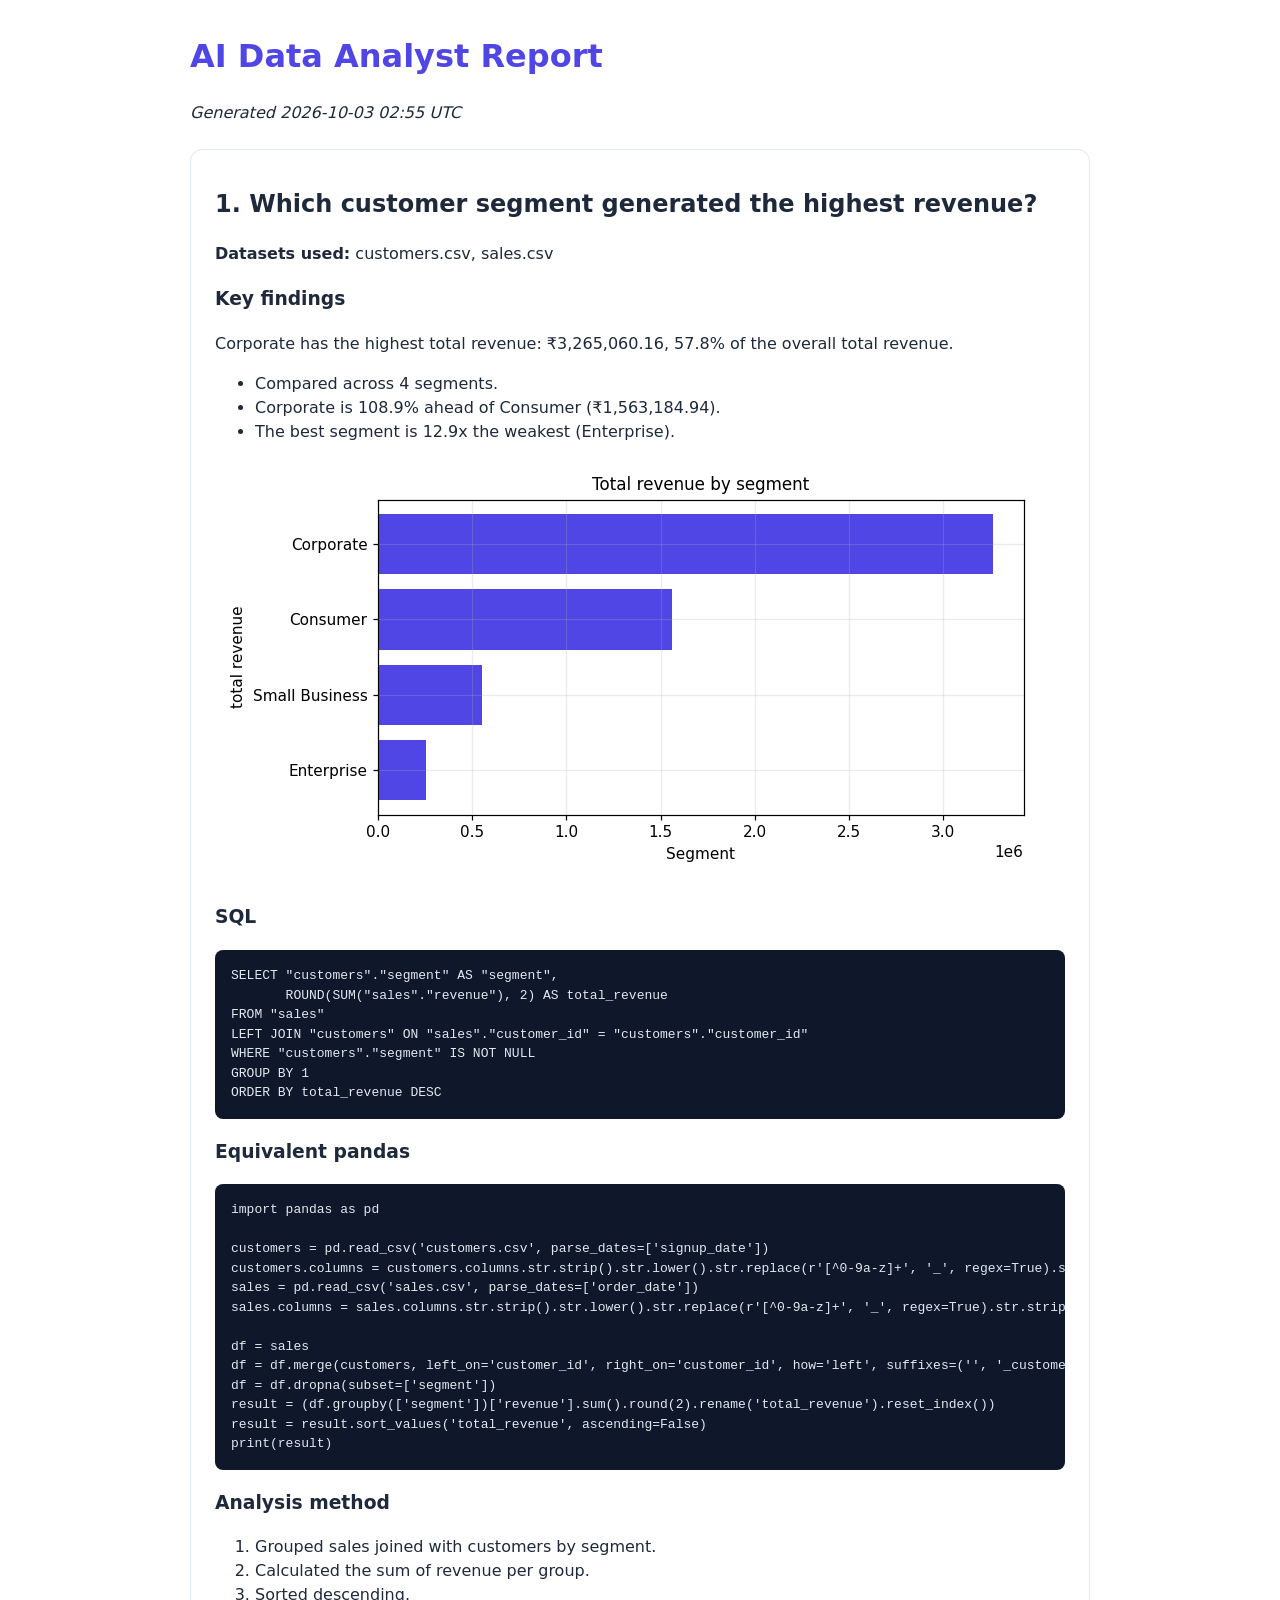
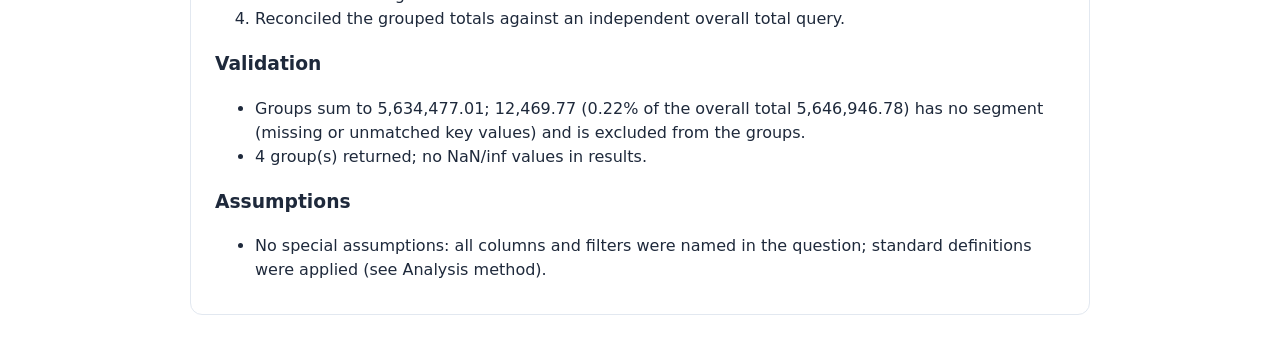
<file: docs/sample_exports/qa_report.html>
<!doctype html><html><head><meta charset='utf-8'><title>AI Data Analyst Report</title><style>body{font-family:system-ui,sans-serif;max-width:900px;margin:2rem auto;padding:0 1rem;color:#1e293b;line-height:1.5}h1{color:#4f46e5}pre{background:#0f172a;color:#e2e8f0;padding:1rem;border-radius:8px;overflow:auto}table{border-collapse:collapse;width:100%;font-size:.85rem}td,th{border:1px solid #e2e8f0;padding:4px 8px;text-align:left}th{background:#f1f5f9}.card{border:1px solid #e2e8f0;border-radius:12px;padding:1rem 1.5rem;margin:1.5rem 0}</style></head><body><h1>AI Data Analyst Report</h1><p><em>Generated 2026-10-03 02:55 UTC</em></p><div class='card'><h2>1. Which customer segment generated the highest revenue?</h2><p><strong>Datasets used:</strong> customers.csv, sales.csv</p><h3>Key findings</h3><p>Corporate has the highest total revenue: ₹3,265,060.16, 57.8% of the overall total revenue.</p><ul><li>Compared across 4 segments.</li><li>Corporate is 108.9% ahead of Consumer (₹1,563,184.94).</li><li>The best segment is 12.9x the weakest (Enterprise).</li></ul><img alt='Total revenue by segment' style='max-width:100%' src='[data-uri]'><h3>SQL</h3><pre>SELECT &quot;customers&quot;.&quot;segment&quot; AS &quot;segment&quot;,
       ROUND(SUM(&quot;sales&quot;.&quot;revenue&quot;), 2) AS total_revenue
FROM &quot;sales&quot;
LEFT JOIN &quot;customers&quot; ON &quot;sales&quot;.&quot;customer_id&quot; = &quot;customers&quot;.&quot;customer_id&quot;
WHERE &quot;customers&quot;.&quot;segment&quot; IS NOT NULL
GROUP BY 1
ORDER BY total_revenue DESC</pre><h3>Equivalent pandas</h3><pre>import pandas as pd

customers = pd.read_csv(&#x27;customers.csv&#x27;, parse_dates=[&#x27;signup_date&#x27;])
customers.columns = customers.columns.str.strip().str.lower().str.replace(r&#x27;[^0-9a-z]+&#x27;, &#x27;_&#x27;, regex=True).str.strip(&#x27;_&#x27;)
sales = pd.read_csv(&#x27;sales.csv&#x27;, parse_dates=[&#x27;order_date&#x27;])
sales.columns = sales.columns.str.strip().str.lower().str.replace(r&#x27;[^0-9a-z]+&#x27;, &#x27;_&#x27;, regex=True).str.strip(&#x27;_&#x27;)

df = sales
df = df.merge(customers, left_on=&#x27;customer_id&#x27;, right_on=&#x27;customer_id&#x27;, how=&#x27;left&#x27;, suffixes=(&#x27;&#x27;, &#x27;_customers&#x27;))
df = df.dropna(subset=[&#x27;segment&#x27;])
result = (df.groupby([&#x27;segment&#x27;])[&#x27;revenue&#x27;].sum().round(2).rename(&#x27;total_revenue&#x27;).reset_index())
result = result.sort_values(&#x27;total_revenue&#x27;, ascending=False)
print(result)</pre><h3>Analysis method</h3><ol><li>Grouped sales joined with customers by segment.</li><li>Calculated the sum of revenue per group.</li><li>Sorted descending.</li><li>Reconciled the grouped totals against an independent overall total query.</li></ol><h3>Validation</h3><ul><li>Groups sum to 5,634,477.01; 12,469.77 (0.22% of the overall total 5,646,946.78) has no segment (missing or unmatched key values) and is excluded from the groups.</li><li>4 group(s) returned; no NaN/inf values in results.</li></ul><h3>Assumptions</h3><ul><li>No special assumptions: all columns and filters were named in the question; standard definitions were applied (see Analysis method).</li></ul></div></body></html>
</file>
